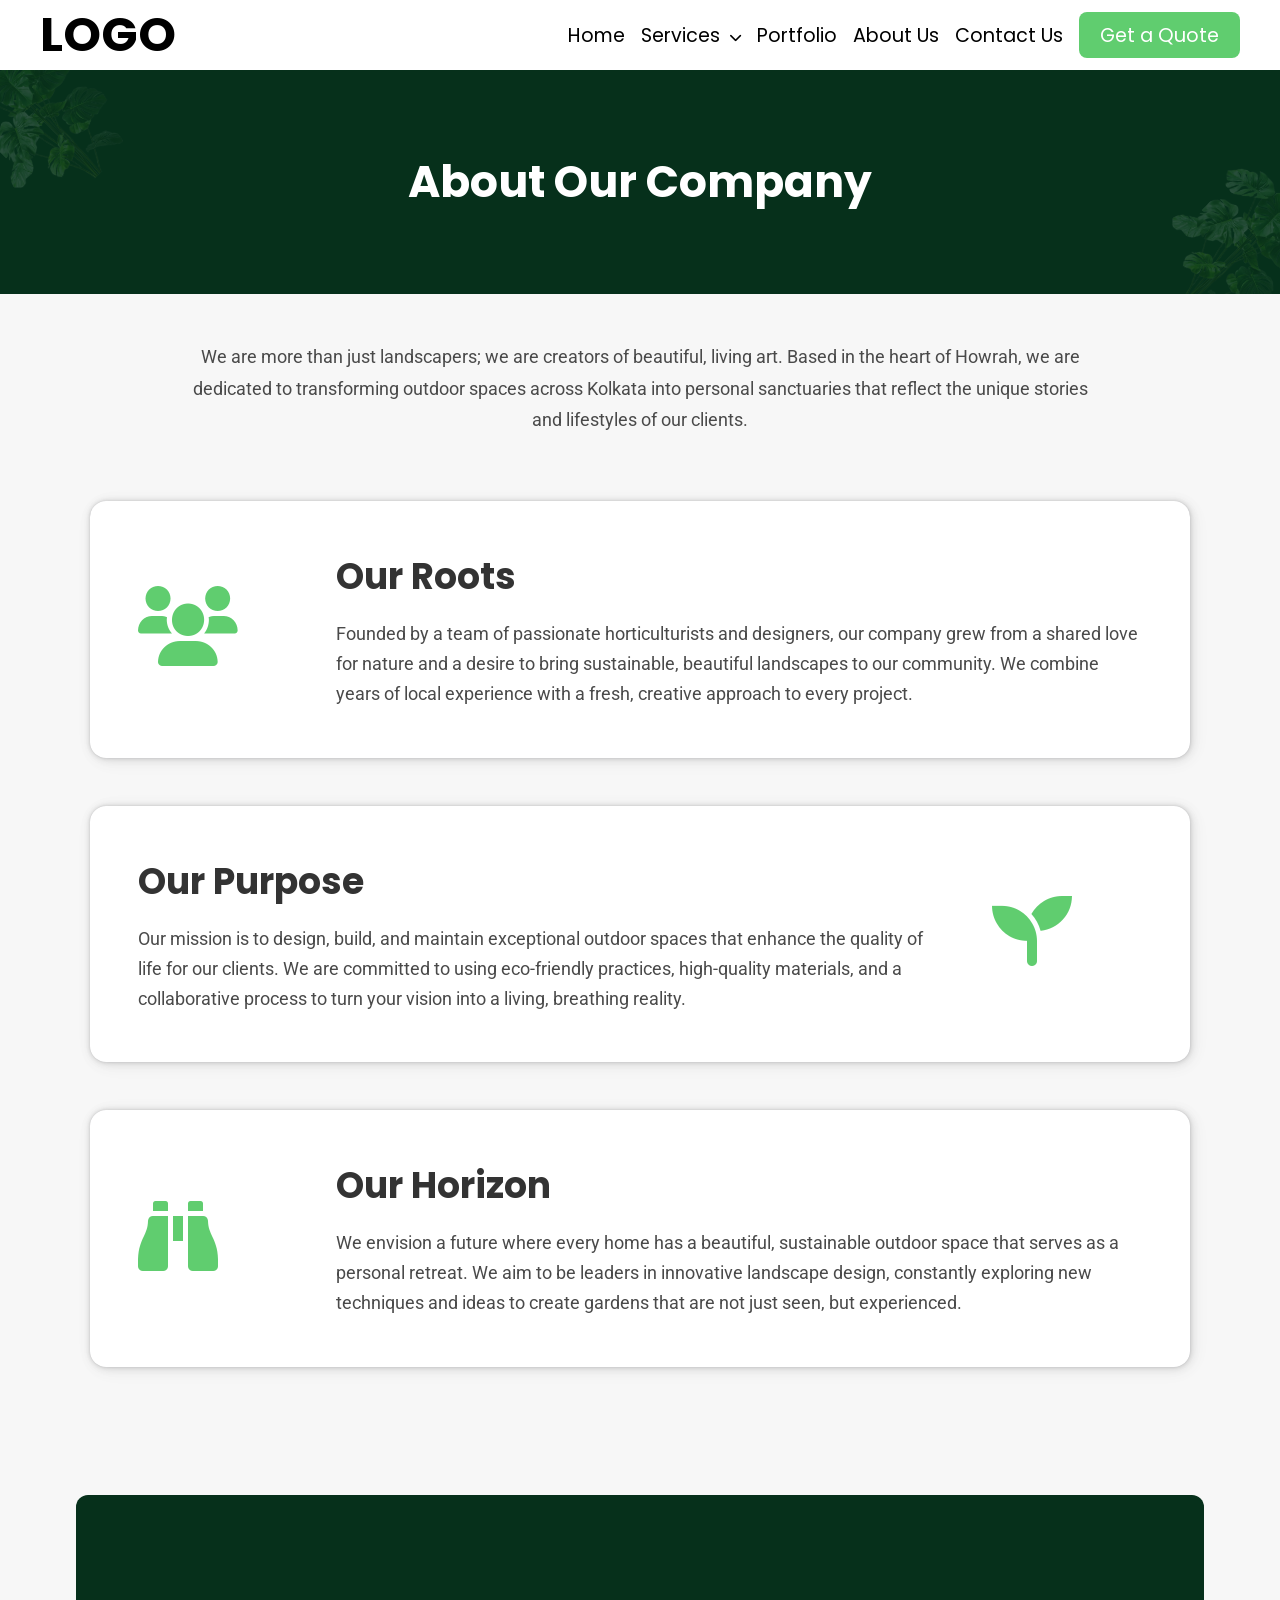
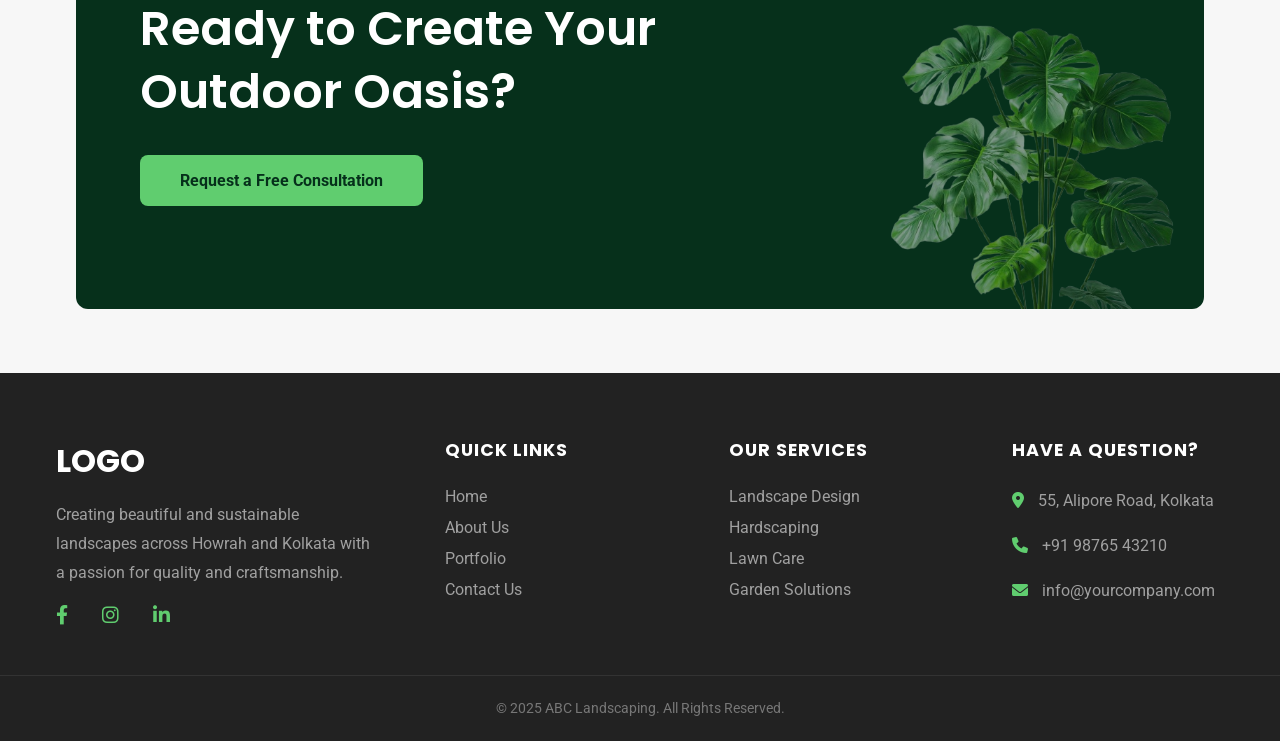
<file: about.html>
<!DOCTYPE html>
<html lang="en">

<head>
  <meta charset="UTF-8">
  <meta name="viewport" content="width=device-width, initial-scale=1.0">
  <title>About Us - Landscape Services</title>

  <link rel="preload" href="css/style.css" as="style" onload="this.onload=null;this.rel='stylesheet'">
  <noscript>
    <link rel="stylesheet" href="css/style.css">
  </noscript>
  <link rel="preload" href="css/about.css" as="style" onload="this.onload=null;this.rel='stylesheet'">
  <noscript>
    <link rel="stylesheet" href="css/about.css">
  </noscript>

  <!-- Preload Font Awesome -->
  <link rel="preconnect" href="https://fonts.googleapis.com">
  <link rel="preconnect" href="https://fonts.gstatic.com" crossorigin>
  <link rel="preload" href="https://cdnjs.cloudflare.com/ajax/libs/font-awesome/6.0.0/css/all.min.css" as="style"
    onload="this.onload=null;this.rel='stylesheet'">
  <noscript>
    <link rel="stylesheet" href="https://cdnjs.cloudflare.com/ajax/libs/font-awesome/6.0.0/css/all.min.css">
  </noscript>

</head>

<body style="visibility: hidden;">
  <!-- Consistent Header from other pages -->
  <header>
    <nav>
      <div class="nav-left">
        <a href="index.html" style="text-decoration: none; color: inherit;"><h1>LOGO</h1></a>
      </div>
      <div class="nav-right">
        <div class="hamberger">
          <div></div>
          <div></div>
          <div></div>
        </div>
        <ul class="navitem">
          <li><a href="index.html">Home</a></li>
          <li class="dropdown-li">
            <a href="#">Services <i class="fas fa-chevron-down dropdown-arrow"></i></a>
            <ul class="dropdown-menu">
              <li><a href="service-1.html">Landscape Design & Planning</a></li>
              <li><a href="#">Hardscaping & Construction</a></li>
              <li><a href="#">Lawn & Garden Services</a></li>
              <li><a href="#">Specialized Landscape Solutions</a></li>
            </ul>
          </li>
          <li><a href="portfolio.html">Portfolio</a></li>
          <li><a href="about.html">About Us</a></li>
          <li><a href="contact.html">Contact Us</a></li>
          <li><a href="#" class="nav-cta-btn js-open-popup">Get a Quote</a></li>
        </ul>
      </div>
    </nav>
  </header>

  <main>
    <!-- Consistent Mobile Menu from other pages -->
    <div class="mobile-overlay"></div>
    <aside class="navitems-mb">
      <div class="menu-top">
        <ul class="navitem-mb">
          <li><a class="nav-link" href="index.html"><i class="fas fa-home"></i>Home</a></li>
          <li class="mobile-dropdown">
            <a class="nav-link" href="#"><i class="fas fa-seedling"></i><span>Our Services</span><i class="fas fa-chevron-down mobile-arrow"></i></a>
            <ul class="mobile-submenu">
              <li><a href="service-1.html">Landscape Design & Planning</a></li>
              <li><a href="#">Hardscaping & Construction</a></li>
              <li><a href="#">Lawn & Garden Services</a></li>
              <li><a href="#">Specialized Landscape Solutions</a></li>
            </ul>
          </li>
          <li><a class="nav-link" href="portfolio.html"><i class="fas fa-briefcase"></i>Portfolio</a></li>
          <li><a class="nav-link" href="about.html"><i class="fas fa-users"></i>About Us</a></li>
          <li><a class="nav-link" href="contact.html"><i class="fas fa-phone"></i>Contact Us</a></li>
        </ul>
      </div>
      <div class="menu-bottom">
        <a href="#contact-us" class="menu-cta-btn js-open-popup">Start Your Project</a>
        <div class="menu-social-links">
          <a href="#" aria-label="Facebook"><i class="fab fa-facebook-f"></i></a>
          <a href="#" aria-label="Instagram"><i class="fab fa-instagram"></i></a>
          <a href="#" aria-label="LinkedIn"><i class="fab fa-linkedin-in"></i></a>
        </div>
      </div>
    </aside>

    <!-- Hero Section -->
    <section class="about-hero">
      <img src="assets/plant.png" alt="Decorative Plant" class="about-hero-plant left">
      <h1 class="about-hero-title">About Our Company</h1>
      <img src="assets/plant.png" alt="Decorative Plant" class="about-hero-plant right">
    </section>

    <!-- Intro Article -->
    <article class="about-intro">
      <p>
        We are more than just landscapers; we are creators of beautiful, living art. Based in the heart of Howrah, we are dedicated to transforming outdoor spaces across Kolkata into personal sanctuaries that reflect the unique stories and lifestyles of our clients.
      </p>
    </article>

    <!-- New Zig-Zag Info Section -->
    <section class="about-info-container">

      <!-- Block 1: Our Roots (Who We Are) -->
      <div class="about-info-block">
        <div class="about-icon-wrapper">
          <i class="fas fa-users"></i>
        </div>
        <div class="about-text-wrapper">
          <h3>Our Roots</h3>
          <p>Founded by a team of passionate horticulturists and designers, our company grew from a shared love for nature and a desire to bring sustainable, beautiful landscapes to our community. We combine years of local experience with a fresh, creative approach to every project.</p>
        </div>
      </div>

      <!-- Block 2: Our Purpose (Mission) -->
      <div class="about-info-block reverse-layout">
        <div class="about-icon-wrapper">
          <i class="fas fa-seedling"></i>
        </div>
        <div class="about-text-wrapper">
          <h3>Our Purpose</h3>
          <p>Our mission is to design, build, and maintain exceptional outdoor spaces that enhance the quality of life for our clients. We are committed to using eco-friendly practices, high-quality materials, and a collaborative process to turn your vision into a living, breathing reality.</p>
        </div>
      </div>

      <!-- Block 3: Our Horizon (Vision) -->
      <div class="about-info-block">
        <div class="about-icon-wrapper">
          <i class="fas fa-binoculars"></i>
        </div>
        <div class="about-text-wrapper">
          <h3>Our Horizon</h3>
          <p>We envision a future where every home has a beautiful, sustainable outdoor space that serves as a personal retreat. We aim to be leaders in innovative landscape design, constantly exploring new techniques and ideas to create gardens that are not just seen, but experienced.</p>
        </div>
      </div>

    </section>
    
    <!-- Consistent Footer and Popups from other pages -->
    <div id="fab-hide-trigger-zone">
      <section class="final-cta-section">
        <div class="cta-content-wrapper">
          <h2>Ready to Create Your Outdoor Oasis?</h2>
          <a href="#" class="cta-button js-open-popup">Request a Free Consultation</a>
        </div>
        <img src="assets/plant.png" alt="A decorative plant leaf" class="cta-plant-image">
      </section>

      <div class="popup-overlay" id="contact-popup-overlay"></div>
      <div class="popup-form-container" id="contact-popup">
        <button class="popup-close-btn" id="close-popup-btn">&times;</button>
        <img src="assets/plant2.png" alt="" class="popup-bg-plant">
        <div class="popup-form-content">
          <h2>Message Us</h2>
          <form id="contact-form" action="https://api.web3forms.com/submit" method="POST">
            <input type="hidden" name="access_key" value="4306c25c-b7da-4a01-a9f2-79cb81c2a941">
            <input type="text" name="name" placeholder="Name *" required>
            <input type="email" name="email" placeholder="Email *" required>
            <input type="tel" name="phone" placeholder="Phone *" required>
            <div class="custom-select-wrapper">
              <select name="service" required>
                <option value="" disabled selected>Select Your Service</option>
                <option value="Artificial Turf Installation">Artificial Turf Installation</option>
                <option value="Concrete Masonry">Concrete Masonry</option>
                <option value="Custom Landscape Design">Custom Landscape Design</option>
                <option value="Irrigation">Drainage Solutions</option>
                <option value="Other">Other</option>
              </select>
            </div>
            <input type="text" name="location" placeholder="Location">
            <textarea name="message" placeholder="Message" rows="4"></textarea>
            <button type="submit" class="popup-submit-btn">SEND</button>
            <div id="form-status" class="form-status-message"></div>
          </form>
        </div>
      </div>
    </div>
  </main>

  <footer class="main-footer">
    <div class="footer-container">
      <div class="footer-column footer-about">
        <h3>LOGO</h3>
        <p>Creating beautiful and sustainable landscapes across Howrah and Kolkata with a passion for quality and craftsmanship.</p>
        <div class="social-icons">
          <a href="#" aria-label="Facebook"><i class="fab fa-facebook-f"></i></a>
          <a href="#" aria-label="Instagram"><i class="fab fa-instagram"></i></a>
          <a href="#" aria-label="LinkedIn"><i class="fab fa-linkedin-in"></i></a>
        </div>
      </div>
      <div class="footer-column">
        <h4>Quick Links</h4>
        <ul>
          <li><a href="index.html">Home</a></li>
          <li><a href="about.html">About Us</a></li>
          <li><a href="#portfolio">Portfolio</a></li>
          <li><a href="#contact-us">Contact Us</a></li>
        </ul>
      </div>
      <div class="footer-column">
        <h4>Our Services</h4>
        <ul>
          <li><a href="service-1.html">Landscape Design</a></li>
          <li><a href="#">Hardscaping</a></li>
          <li><a href="#">Lawn Care</a></li>
          <li><a href="#">Garden Solutions</a></li>
        </ul>
      </div>
      <div class="footer-column">
        <h4>Have a Question?</h4>
        <p><i class="fas fa-map-marker-alt"></i> 55, Alipore Road, Kolkata</p>
        <p><i class="fas fa-phone"></i> +91 98765 43210</p>
        <p><i class="fas fa-envelope"></i> info@yourcompany.com</p>
      </div>
    </div>
    <div class="sub-footer">
      <p>© 2025 ABC Landscaping. All Rights Reserved.</p>
    </div>
  </footer>

  <div class="floating-action-buttons">
    <a href="#" class="fab-main-cta js-open-popup">Get a Free Quote</a>
    <div class="fab-side-buttons">
      <a href="https://wa.me/YOUR_PHONE_NUMBER" class="fab-side-btn fab-whatsapp">
        <span class="fab-text" id="whatsapp-fab-text">Chat on WhatsApp</span>
        <i class="fab fa-whatsapp"></i>
      </a>
      <a href="tel:YOUR_PHONE_NUMBER" class="fab-side-btn fab-call">
        <span class="fab-text" id="call-fab-text">Talk To An Expert</span>
        <i class="fas fa-phone"></i>
      </a>
    </div>
  </div>

  <a href="#" id="scrollToTopBtn" class="scroll-to-top-btn"><i class="fas fa-arrow-up"></i></a>

  <script src="js/script.js" defer></script>
</body>

</html>
</file>
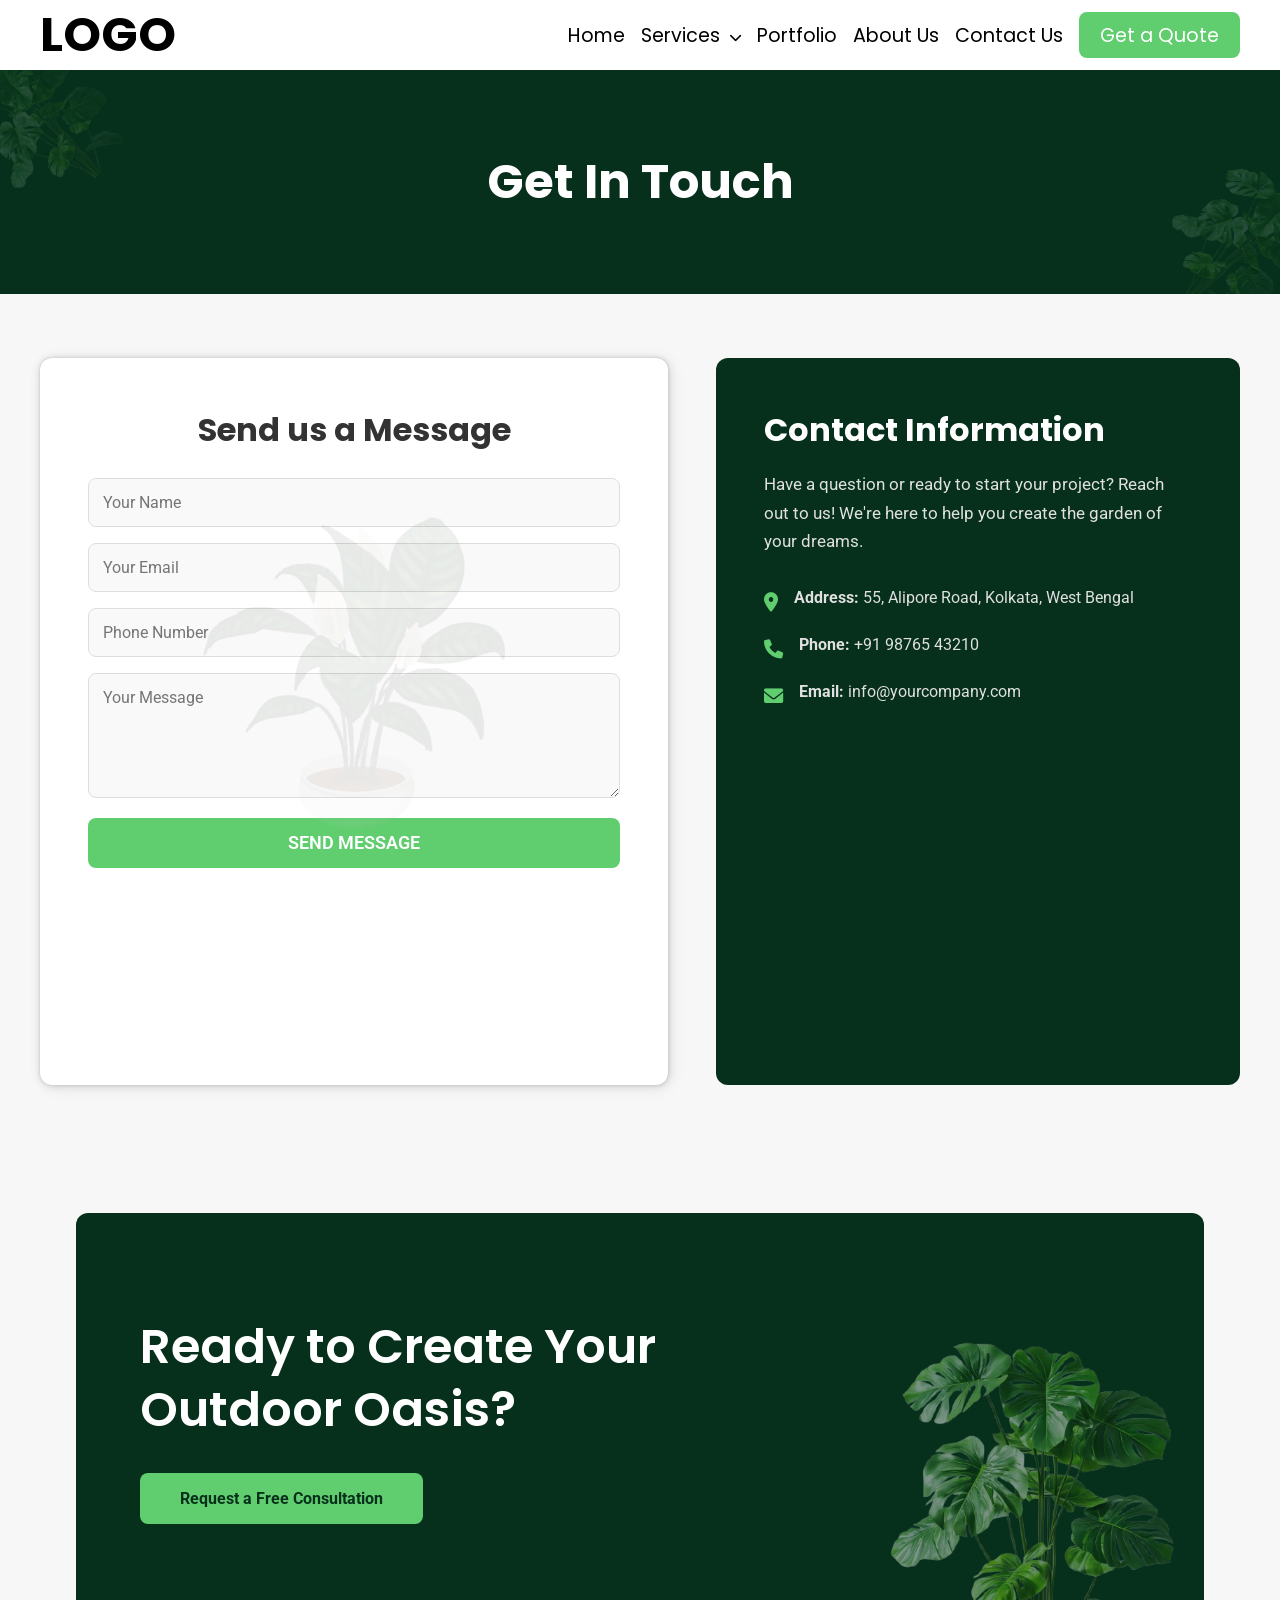
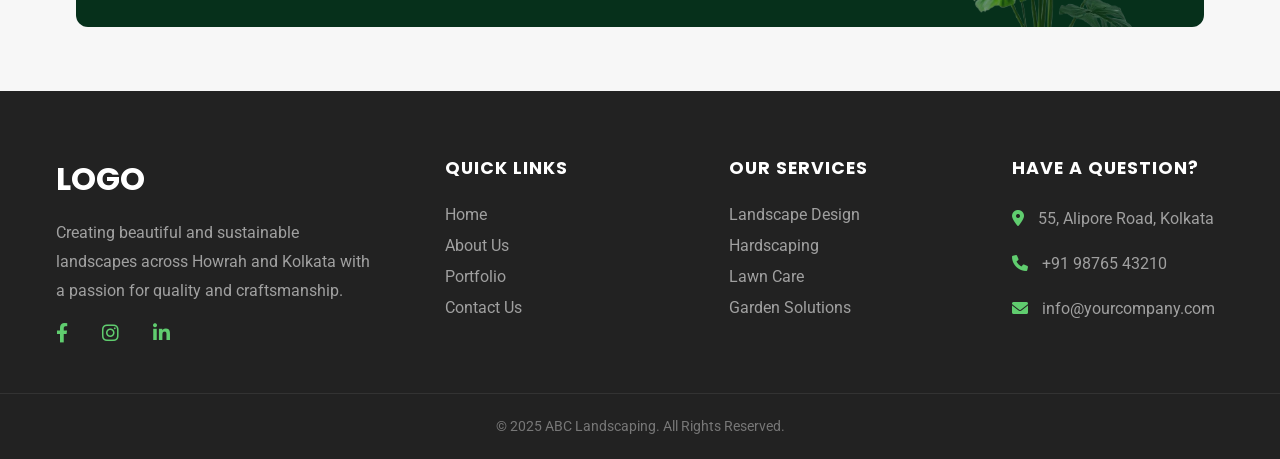
<file: contact.html>
<!DOCTYPE html>
<html lang="en">

<head>
  <meta charset="UTF-8">
  <meta name="viewport" content="width=device-width, initial-scale=1.0">
  <title>Contact Us - Landscape Services</title>

  <!-- Preload shared styles and new contact page styles -->
  <link rel="preload" href="css/style.css" as="style" onload="this.onload=null;this.rel='stylesheet'">
  <noscript>
    <link rel="stylesheet" href="css/style.css">
  </noscript>
  <link rel="preload" href="css/contact.css" as="style" onload="this.onload=null;this.rel='stylesheet'">
  <noscript>
    <link rel="stylesheet" href="css/contact.css">
  </noscript>
  <!-- Preload Font Awesome -->
  <link rel="preconnect" href="https://fonts.googleapis.com">
  <link rel="preconnect" href="https://fonts.gstatic.com" crossorigin>
  <link rel="preload" href="https://cdnjs.cloudflare.com/ajax/libs/font-awesome/6.0.0/css/all.min.css" as="style"
    onload="this.onload=null;this.rel='stylesheet'">
  <noscript>
    <link rel="stylesheet" href="https://cdnjs.cloudflare.com/ajax/libs/font-awesome/6.0.0/css/all.min.css">
  </noscript>

</head>

<body style="visibility: hidden;">
  <!-- Consistent Header from other pages -->
  <header>
    <nav>
      <div class="nav-left">
        <a href="index.html" style="text-decoration: none; color: inherit;"><h1>LOGO</h1></a>
      </div>
      <div class="nav-right">
        <div class="hamberger">
          <div></div>
          <div></div>
          <div></div>
        </div>
        <ul class="navitem">
          <li><a href="index.html">Home</a></li>
          <li class="dropdown-li">
            <a href="#">Services <i class="fas fa-chevron-down dropdown-arrow"></i></a>
            <ul class="dropdown-menu">
              <li><a href="service-1.html">Landscape Design & Planning</a></li>
              <li><a href="#">Hardscaping & Construction</a></li>
              <li><a href="#">Lawn & Garden Services</a></li>
              <li><a href="#">Specialized Landscape Solutions</a></li>
            </ul>
          </li>
          <li><a href="portfolio.html">Portfolio</a></li>
          <li><a href="about.html">About Us</a></li>
          <li><a href="contact.html">Contact Us</a></li>
          <li><a href="#" class="nav-cta-btn js-open-popup">Get a Quote</a></li>
        </ul>
      </div>
    </nav>
  </header>

  <main>
    <!-- Consistent Mobile Menu from other pages -->
    <div class="mobile-overlay"></div>
    <aside class="navitems-mb">
      <div class="menu-top">
        <ul class="navitem-mb">
          <li><a class="nav-link" href="index.html"><i class="fas fa-home"></i>Home</a></li>
          <li class="mobile-dropdown">
            <a class="nav-link" href="#"><i class="fas fa-seedling"></i><span>Our Services</span><i class="fas fa-chevron-down mobile-arrow"></i></a>
            <ul class="mobile-submenu">
              <li><a href="service-1.html">Landscape Design & Planning</a></li>
              <li><a href="#">Hardscaping & Construction</a></li>
              <li><a href="#">Lawn & Garden Services</a></li>
              <li><a href="#">Specialized Landscape Solutions</a></li>
            </ul>
          </li>
          <li><a class="nav-link" href="portfolio.html"><i class="fas fa-briefcase"></i>Portfolio</a></li>
          <li><a class="nav-link" href="about.html"><i class="fas fa-users"></i>About Us</a></li>
          <li><a class="nav-link" href="contact.html"><i class="fas fa-phone"></i>Contact Us</a></li>
        </ul>
      </div>
      <div class="menu-bottom">
        <a href="#contact-us" class="menu-cta-btn js-open-popup">Start Your Project</a>
        <div class="menu-social-links">
          <a href="#" aria-label="Facebook"><i class="fab fa-facebook-f"></i></a>
          <a href="#" aria-label="Instagram"><i class="fab fa-instagram"></i></a>
          <a href="#" aria-label="LinkedIn"><i class="fab fa-linkedin-in"></i></a>
        </div>
      </div>
    </aside>

   <!-- Hero Section -->
<section class="contact-hero">
  <img src="assets/plant.png" alt="Decorative Plant" class="contact-hero-plant left">
  <h1 class="contact-hero-title">Get In Touch</h1>
  <img src="assets/plant.png" alt="Decorative Plant" class="contact-hero-plant right">
</section>

    <!-- Main Content Area with Form and Info -->
    <section class="contact-main-section">
      <div class="contact-wrapper">

        <!-- Left Div: The Form -->
        <div class="contact-form-container">
          <h3>Send us a Message</h3>
          <form id="contact-page-form" action="https://api.web3forms.com/submit" method="POST">
            
            <!-- Web3Forms Access Key -->
            <input type="hidden" name="access_key" value="4306c25c-b7da-4a01-a9f2-79cb81c2a941">

            <!-- Form Fields -->
            <div class="form-field">
              <input type="text" name="name" placeholder="Your Name" required>
            </div>
            <div class="form-field">
              <input type="email" name="email" placeholder="Your Email" required>
            </div>
            
            <!-- The decorative image inside the form -->
            <img src="assets/plant3.png" alt="Decorative Potted Plant" class="form-deco-image">

            <div class="form-field">
              <input type="tel" name="phone" placeholder="Phone Number" required>
            </div>
            <div class="form-field">
              <textarea name="message" placeholder="Your Message" rows="5" required></textarea>
            </div>
            
            <button type="submit" class="form-submit-btn">SEND MESSAGE</button>
            <div id="form-status-contact" class="form-status-message"></div>
          </form>
        </div>

        <!-- Right Div: Contact Info & Map -->
        <div class="contact-info-container">
          <h3>Contact Information</h3>
          <p class="contact-info-intro">
            Have a question or ready to start your project? Reach out to us! We're here to help you create the garden of your dreams.
          </p>
          <ul class="contact-details-list">
            <li>
              <i class="fas fa-map-marker-alt"></i>
              <span><strong>Address:</strong> 55, Alipore Road, Kolkata, West Bengal</span>
            </li>
            <li>
              <i class="fas fa-phone"></i>
              <span><strong>Phone:</strong> <a href="tel:+919876543210">+91 98765 43210</a></span>
            </li>
            <li>
              <i class="fas fa-envelope"></i>
              <span><strong>Email:</strong> <a href="mailto:info@yourcompany.com">info@yourcompany.com</a></span>
            </li>
          </ul>

          <div class="map-container">
            <iframe 
              src="https://www.google.com/maps/embed?pb=!1m18!1m12!1m3!1d3684.867499233778!2d88.332357815419!3d22.5467179851957!2m3!1f0!2f0!3f0!3m2!1i1024!2i768!4f13.1!3m3!1m2!1s0x3a0277477b4a92ed%3A0x5026e633bab0366c!2sAlipore%2C%20Kolkata%2C%20West%20Bengal!5e0!3m2!1sen!2sin!4v1678886456123!5m2!1sen!2sin" 
              width="600" 
              height="450" 
              style="border:0;" 
              allowfullscreen="" 
              loading="lazy" 
              referrerpolicy="no-referrer-when-downgrade">
            </iframe>
          </div>
        </div>

      </div>
    </section>

    <!-- Consistent Footer and Popups from other pages -->
    <div id="fab-hide-trigger-zone">
      <section class="final-cta-section">
        <div class="cta-content-wrapper">
          <h2>Ready to Create Your Outdoor Oasis?</h2>
          <a href="#" class="cta-button js-open-popup">Request a Free Consultation</a>
        </div>
        <img src="assets/plant.png" alt="A decorative plant leaf" class="cta-plant-image">
      </section>

      <div class="popup-overlay" id="contact-popup-overlay"></div>
      <div class="popup-form-container" id="contact-popup">
        <button class="popup-close-btn" id="close-popup-btn">&times;</button>
        <img src="assets/plant2.png" alt="" class="popup-bg-plant">
        <div class="popup-form-content">
          <h2>Message Us</h2>
          <form id="contact-form" action="https://api.web3forms.com/submit" method="POST">
            <input type="hidden" name="access_key" value="4306c25c-b7da-4a01-a9f2-79cb81c2a941">
            <input type="text" name="name" placeholder="Name *" required>
            <input type="email" name="email" placeholder="Email *" required>
            <input type="tel" name="phone" placeholder="Phone *" required>
            <div class="custom-select-wrapper">
              <select name="service" required>
                <option value="" disabled selected>Select Your Service</option>
                <option value="Artificial Turf Installation">Artificial Turf Installation</option>
                <option value="Concrete Masonry">Concrete Masonry</option>
                <option value="Custom Landscape Design">Custom Landscape Design</option>
                <option value="Irrigation">Drainage Solutions</option>
                <option value="Other">Other</option>
              </select>
            </div>
            <input type="text" name="location" placeholder="Location">
            <textarea name="message" placeholder="Message" rows="4"></textarea>
            <button type="submit" class="popup-submit-btn">SEND</button>
            <div id="form-status" class="form-status-message"></div>
          </form>
        </div>
      </div>
    </div>
  </main>

  <footer class="main-footer">
    <div class="footer-container">
      <div class="footer-column footer-about">
        <h3>LOGO</h3>
        <p>Creating beautiful and sustainable landscapes across Howrah and Kolkata with a passion for quality and craftsmanship.</p>
        <div class="social-icons">
          <a href="#" aria-label="Facebook"><i class="fab fa-facebook-f"></i></a>
          <a href="#" aria-label="Instagram"><i class="fab fa-instagram"></i></a>
          <a href="#" aria-label="LinkedIn"><i class="fab fa-linkedin-in"></i></a>
        </div>
      </div>
      <div class="footer-column">
        <h4>Quick Links</h4>
        <ul>
          <li><a href="index.html">Home</a></li>
          <li><a href="about.html">About Us</a></li>
          <li><a href="#portfolio">Portfolio</a></li>
          <li><a href="contact.html">Contact Us</a></li>
        </ul>
      </div>
      <div class="footer-column">
        <h4>Our Services</h4>
        <ul>
          <li><a href="service-1.html">Landscape Design</a></li>
          <li><a href="#">Hardscaping</a></li>
          <li><a href="#">Lawn Care</a></li>
          <li><a href="#">Garden Solutions</a></li>
        </ul>
      </div>
      <div class="footer-column">
        <h4>Have a Question?</h4>
        <p><i class="fas fa-map-marker-alt"></i> 55, Alipore Road, Kolkata</p>
        <p><i class="fas fa-phone"></i> +91 98765 43210</p>
        <p><i class="fas fa-envelope"></i> info@yourcompany.com</p>
      </div>
    </div>
    <div class="sub-footer">
      <p>© 2025 ABC Landscaping. All Rights Reserved.</p>
    </div>
  </footer>

  <div class="floating-action-buttons">
    <a href="#" class="fab-main-cta js-open-popup">Get a Free Quote</a>
    <div class="fab-side-buttons">
      <a href="https://wa.me/YOUR_PHONE_NUMBER" class="fab-side-btn fab-whatsapp">
        <span class="fab-text" id="whatsapp-fab-text">Chat on WhatsApp</span>
        <i class="fab fa-whatsapp"></i>
      </a>
      <a href="tel:YOUR_PHONE_NUMBER" class="fab-side-btn fab-call">
        <span class="fab-text" id="call-fab-text">Talk To An Expert</span>
        <i class="fas fa-phone"></i>
      </a>
    </div>
  </div>

  <a href="#" id="scrollToTopBtn" class="scroll-to-top-btn"><i class="fas fa-arrow-up"></i></a>

  <script src="js/script.js" defer></script>
  <script>
    // Specific script for this page's form submission
    document.addEventListener('DOMContentLoaded', () => {
        const contactForm = document.getElementById('contact-page-form');
        const formStatus = document.getElementById('form-status-contact');

        if (contactForm) {
            contactForm.addEventListener('submit', function (event) {
                event.preventDefault(); 

                const submitButton = contactForm.querySelector('button[type="submit"]');
                const originalButtonText = submitButton.textContent;
                submitButton.disabled = true;
                submitButton.textContent = 'SENDING...';

                const formData = new FormData(contactForm);
                const object = {};
                formData.forEach((value, key) => {
                    object[key] = value;
                });
                const json = JSON.stringify(object);

                fetch('https://api.web3forms.com/submit', {
                    method: 'POST',
                    headers: {
                        'Content-Type': 'application/json',
                        'Accept': 'application/json'
                    },
                    body: json
                })
                .then(async (response) => {
                    let json = await response.json();
                    formStatus.style.display = 'block';
                    if (response.status == 200) {
                        formStatus.textContent = json.message;
                        formStatus.className = 'form-status-message success';
                        contactForm.reset();
                    } else {
                        formStatus.textContent = json.message;
                        formStatus.className = 'form-status-message error';
                    }
                })
                .catch(error => {
                    formStatus.style.display = 'block';
                    formStatus.textContent = 'A network error occurred. Please try again.';
                    formStatus.className = 'form-status-message error';
                })
                .finally(() => {
                    submitButton.disabled = false;
                    submitButton.textContent = originalButtonText;
                    setTimeout(() => {
                        formStatus.style.display = 'none';
                    }, 6000);
                });
            });
        }
    });
  </script>
</body>

</html>
</file>
<file: css/style.css>
@import url('https://fonts.googleapis.com/css2?family=Poppins:ital,wght@0,100;0,200;0,300;0,400;0,500;0,600;0,700;0,800;0,900;1,100;1,200;1,300;1,400;1,500;1,600;1,700;1,800;1,900&family=Roboto:ital,wght@0,100..900;1,100..900&display=swap');


:root {
  --heading-font: "Poppins", sans-serif;
  --text-font: "Roboto", sans-serif;
  --text-color: white;
  --button-color: #60cd6f;
  --para-text: #4A4A4A;
  --box-shaow: 0px 0px 1px rgba(3, 7, 18, 0.15),
    0px 0px 4px rgba(3, 7, 18, 0.12),
    1px 1px 9px rgba(3, 7, 18, 0.09),
    2px 2px 15px rgba(3, 7, 18, 0.06),
    3px 3px 24px rgba(3, 7, 18, 0.03);

}

* {
  margin: 0;
  padding: 0;
  font-family: var(--text-font);
}

html,
body {

  scrollbar-width: none;

  -ms-overflow-style: none;
  /* IE and old Edge */
  /* overflow-y: scroll; */

  scroll-behavior: smooth;
  /* Smooth scrolling */

  height: auto;
}

body {
  background: #f7f7f7;
  
}



html::-webkit-scrollbar,
body::-webkit-scrollbar {
  display: none;
  /* Chrome, Safari, new Edge */
}

body.hidden {
  overflow: hidden;
}




h1,
h2,
h3,
h4,
h5,
h6 {
  font-family: var(--heading-font);
}

.center {
  display: flex;
  justify-content: center;

}


header {
  position: sticky;
  top: 0;
  z-index: 1000;
  background: white;

}

/* Navbar */

nav {
  font-family: var(--heading-font);
  margin: 0 1rem;
  display: flex;
  align-items: center;
  justify-content: space-between;
  height: 56px;
}

.nav-left {
  font-size: 1rem;
}

.nav-right {
  display: flex;
  gap: 1rem;
  font-weight: 600;
}



.hamberger {
  display: flex;
  flex-direction: column;
  gap: 0.3rem;
}

.hamberger div {
  display: block;
  height: 3px;
  width: 1.8rem;
  background: black;
  transition: 0.3s;

}

.hamberger.active :nth-child(2) {
  opacity: 0;
}

.hamberger.active :nth-child(1) {
  transform: translateY(8px) rotate(45deg);
}

.hamberger.active :nth-child(3) {
  transform: translateY(-8px) rotate(-45deg);
}



.navitem {
  display: none;
}

/* Mobile Overlay  */

.mobile-overlay.active {
  position: fixed;
  width: 100%;
  height: 100vh;
  top: 0;
  background: rgba(0, 0, 0, 0.479);
  z-index: 750;
}

/* The slide-in panel */
.navitems-mb {
  position: fixed;
  right: -80%;
  top: 0;
  width: 70%;
  max-width: 350px;
  height: 100vh;
  background: white;
  z-index: 800;
  transition: right 0.4s cubic-bezier(0.25, 0.46, 0.45, 0.94);
  padding: 4rem 2rem;
  box-sizing: border-box;
  display: flex;
  flex-direction: column;
  justify-content: space-between;

}

.navitems-mb.active {
  right: 0;
}

.navitem-mb {
  list-style: none;
  padding: 0;
  margin: 0;
  display: flex;
  flex-direction: column;
}

.navitem-mb li a {
  display: flex;
  align-items: center;
  gap: 1rem;
  padding: 1rem 0.5rem;
  text-decoration: none;
  font-size: 1.25rem;
  font-family: var(--heading-font);
  font-weight: 500;
  color: #333;
  border-radius: 8px;
  transition: color 0.3s, background-color 0.3s;
}

.navitem-mb li a:hover {
  color: var(--button-color);
  background-color: #f7f7f7;
}

.navitem-mb li a i {
  font-size: 1.4rem;
  color: var(--button-color);
  width: 30px;
  text-align: center;
}

/* --- New Mobile Accordion Menu Styles --- */
.mobile-dropdown > .nav-link {
  justify-content: flex-start;
}
.mobile-arrow {
  margin-left: auto;
  transition: transform 0.3s ease;
}
.mobile-dropdown.is-open .mobile-arrow {
  transform: rotate(180deg);
}


/* ============================================= */
/* --- Mobile Accordion Text Color Fix --- */
/* ============================================= */


.mobile-dropdown > .nav-link {
  color: #333;
}

.mobile-dropdown.is-open > .nav-link {
  color: var(--button-color);
}


.mobile-submenu {
  list-style: none;
  padding-left: 2.5rem;
  max-height: 0;
  overflow: hidden;
  transition: max-height 0.4s ease-in-out;
}
.mobile-submenu li a {
  font-size: 1rem;
  font-weight: 400;
  padding: 0.8rem 0.5rem;
}

/* The new CTA Button in the menu */
.menu-cta-btn {
  display: block;
  text-align: center;
  padding: 1rem;
  background-color: var(--button-color);
  color: white;
  border-radius: 8px;
  text-decoration: none;
  font-weight: 600;
  font-family: var(--heading-font);

  .menu-social-links {
    margin-top: 0;
    /* Remove auto margin */
    padding-top: 2rem;
  }

  transition: transform 0.3s;
}

.menu-cta-btn:hover {
  transform: scale(1.03);
}

/* The new Social Links container */
.menu-social-links {
  text-align: center;
  margin-top: auto;
  /* This is the magic that pushes it to the bottom */
  padding-top: 2rem;
  padding-bottom: 2rem;
  /* Space at the very bottom of the menu */
  border-top: 1px solid #eee;
}

.menu-social-links a {
  color: #888;
  font-size: 1.5rem;
  margin: 0 1rem;
  transition: color 0.3s;
}

.menu-social-links a:hover {
  color: var(--button-color);
}


/* Hero section  */

/* --- Hero Slider Styles --- */

.hero {
  position: relative;
  overflow: hidden;
  height: 40vh;
  z-index: 1;
}

/* The container for the slider visuals */
.slider {
  position: absolute;
  top: 0;
  left: 0;
  width: 100%;
  height: 100%;
  z-index: 1;
}

/* The wrapper that will move left and right */
.slider-wrapper {
  display: flex;
  width: 500%;
  height: 100%;
  transition: transform 0.7s ease-in-out;

}

/* Each individual slide */
.slide {
  width: 100%;
  height: 100%;
}

.slide img {
  width: 100%;
  height: 100%;
  object-fit: cover;
}




.slider-btn {
  position: absolute;
  top: 50%;
  transform: translateY(-50%);
  z-index: 34;
  background-color: rgba(0, 0, 0, 0.5);
  color: white;
  border: none;
  padding: 0.5rem;
  cursor: pointer;
  font-size: clamp(1.5rem, 1.125rem + 2vw, 3rem);
  opacity: 0.1;
}

#prevBtn {
  left: 15px;
}

#nextBtn {
  right: 15px;
}

/* Add the dark overlay for readability */
.slider::after {
  content: '';
  position: absolute;
  top: 0;
  left: 0;
  width: 100%;
  height: 100%;
  background-color: rgba(0, 0, 0, 0.6);
  /* Adjust opacity from 0 to 1 */
  z-index: 2;
}

/* --- Final Slider Buttons --- */
.slider-zone {
  position: absolute;
  top: 45%; 
  transform: translateY(-50%);
  z-index: 10;
  background: rgba(0, 0, 0, 0.3);
  border: none;
  width: 45px;
  height: 45px;
  border-radius: 50%;
  cursor: pointer;
  display: flex;
  justify-content: center;
  align-items: center;
  transition: background-color 0.3s ease;
}

.slider-zone:hover {
  background: rgba(0, 0, 0, 0.6); /* Darker on hover */
}

/* This creates the arrow shape inside the button */
.slider-zone::after {
  content: '';
  display: block;
  border: solid white;
  border-width: 0 3px 3px 0;
  padding: 6px;
}

/* Position the left button */
.slider-zone-left {
  left: 5%;
}

/* Point the left arrow correctly */
.slider-zone-left::after {
  transform: rotate(135deg);
}

/* Position the right button */
.slider-zone-right {
  right: 5%;
}

/* Point the right arrow correctly */
.slider-zone-right::after {
  transform: rotate(-45deg);
}

/* The container for the text and button */
.hero-text {
  position: relative;
  /* Changed from absolute to relative */
  z-index: 3;
  /* Sits on top of the overlay */
  height: 100%;
  color: white;
  text-align: center;
  padding: 1rem;
  box-sizing: border-box;

  /* Use Flexbox to perfectly center the content */
  display: flex;
  flex-direction: column;
  justify-content: center;
  align-items: center;
  max-width: 950px;
  margin: 0 auto;
}

.hero-text h1 {
  font-size: clamp(1.8rem, 8vw, 4rem);
  /* Responsive font size */
  font-weight: 700;
  line-height: 1.2;
  text-shadow: 2px 2px 8px rgba(0, 0, 0, 0.5);
  /* Adds depth */
}

.hero-text p {
  font-size: clamp(1rem, 2.5vw, 1.2rem);
  max-width: 600px;
  /* Prevents lines from getting too long */
  margin-top: 1rem;
  text-shadow: 1px 1px 4px rgba(0, 0, 0, 0.5);
}


/* --- Icon-Based Services Section --- */

.services-wrapper {

  position: relative;
  z-index: 2;
  margin-top: -120px;
  /* Adjust this value to control how much it overlaps */

  clip-path: polygon(0 5%, 5% 0, 10% 5%, 15% 0, 20% 5%, 25% 0, 30% 5%, 35% 0, 40% 5%, 45% 0, 50% 5%, 55% 0, 60% 5%, 65% 0, 70% 5%, 75% 0, 80% 5%, 85% 0, 90% 5%, 95% 0, 100% 5%, 100% 100%, 0% 100%);
}


/* This container now only has to worry about arranging the cards */
.icon-services {
  display: flex;
  flex-direction: column;
  /* Or 'row' on desktop */
  gap: 0;
  max-width: 1400px;
  margin: 0 auto;
  padding: 5rem 1.5rem;
}

.icon-card {
  text-align: center;
  background-color: #ffffff;
  /* White background for the cards */
  padding: 2.5rem 1.5rem;


}

.icon-card:first-child {
  border-top-left-radius: 8px;
  border-top-right-radius: 8px;
  clip-path: polygon(0% 0%,
      1% 2.8%,
      2% 0%,
      3% 4.2%,
      4% 0.7%,
      5% 3.5%,
      6% 0%,
      7% 4.9%,
      8% 1.4%,
      9% 2.8%,
      10% 0%,
      11% 5.6%,
      12% 0.7%,
      13% 3.5%,
      14% 0%,
      15% 4.2%,
      16% 1.4%,
      17% 6.3%,
      18% 0%,
      19% 2.8%,
      20% 0.7%,
      21% 4.9%,
      22% 0%,
      23% 3.5%,
      24% 1.4%,
      25% 5.6%,
      26% 0%,
      27% 4.2%,
      28% 0.7%,
      29% 2.8%,
      30% 0%,
      31% 6.3%,
      32% 1.4%,
      33% 3.5%,
      34% 0%,
      35% 4.9%,
      36% 0.7%,
      37% 2.1%,
      38% 0%,
      39% 5.6%,
      40% 1.4%,
      41% 4.2%,
      42% 0%,
      43% 2.8%,
      44% 0.7%,
      45% 6.3%,
      46% 0%,
      47% 3.5%,
      48% 1.4%,
      49% 4.9%,
      50% 0%,
      51% 5.6%,
      52% 0.7%,
      53% 2.8%,
      54% 0%,
      55% 4.2%,
      56% 1.4%,
      57% 6.3%,
      58% 0%,
      59% 3.5%,
      60% 0.7%,
      61% 4.9%,
      62% 0%,
      63% 2.1%,
      64% 1.4%,
      65% 5.6%,
      66% 0%,
      67% 4.2%,
      68% 0.7%,
      69% 2.8%,
      70% 0%,
      71% 6.3%,
      72% 1.4%,
      73% 3.5%,
      74% 0%,
      75% 4.9%,
      76% 0.7%,
      77% 5.6%,
      78% 0%,
      79% 2.8%,
      80% 1.4%,
      81% 4.2%,
      82% 0%,
      83% 6.3%,
      84% 0.7%,
      85% 3.5%,
      86% 0%,
      87% 4.9%,
      88% 1.4%,
      89% 2.1%,
      90% 0%,
      91% 5.6%,
      92% 0.7%,
      93% 4.2%,
      94% 0%,
      95% 2.8%,
      96% 1.4%,
      97% 6.3%,
      98% 0%,
      99% 3.5%,
      100% 0.7%,
      100% 100%,
      0% 100%);

  padding: 6rem 2rem;
}


.icon-card:last-child {
  border-bottom-right-radius: 8px;
  border-bottom-left-radius: 8px;
}

.icon-card-icon i {

  font-size: 3rem;
  /* Make the icon nice and big */
  color: #60cd6f;
  /* Your brand's green color */
  margin-bottom: 1.5rem;
}

.icon-card h3 {
  font-size: 1.4rem;
  margin-bottom: 1rem;
}

.icon-card p {
  color: var(--para-text);
  line-height: 1.6;
}

/* Services Home page Layout */

/* --- Hover Grid Section --- */
.hover-grid-container {
  display: grid;
  grid-template-columns: repeat(auto-fit, 300px);
  /* 1 column on mobile, as you requested */
  gap: 0;
  padding: 1.5rem;
  justify-content: center;
  max-width: 1400px;
  margin: auto;
}

.hover-card {
  position: relative;
  /* This is the positioning context for the layers */
  height: 300px;
  overflow: hidden;
  color: white;
  border-radius: 0;
}

.hover-card:first-child {
  border-top-left-radius: 12px;
  border-top-right-radius: 12px;
}

.hover-card:last-child {
  border-bottom-left-radius: 12px;
  border-bottom-right-radius: 12px;
}



.hover-card-background {
  position: absolute;
  top: 0;
  left: 0;
  width: 100%;
  height: 100%;
  object-fit: cover;
  z-index: 1;
  /* Bottom layer */
}

.hover-card::after {
  /* The dark overlay */
  content: '';
  position: absolute;
  top: 0;
  left: 0;
  width: 100%;
  height: 100%;
  background-color: rgba(0, 0, 0, 0.6);
  z-index: 2;
}

.hover-card-content {
  position: relative;
  z-index: 3;
  height: 100%;
  display: flex;
  flex-direction: column;
  justify-content: center;
  align-items: center;
  padding: 1rem;
  text-align: center;
}

/* Featured Page Home Call To Action */

.glass-feature-section {
  display: grid;
  grid-template-columns: 1fr;
  /* Mobile: A single stacked column */
  gap: 2rem;
  max-width: 1200px;
  margin: 2.5rem auto;
  padding: 1rem;
}

/* The Glass Card Container */
.glass-card {
  position: relative;
  overflow: hidden;
  /* This is crucial for the effect */
  border-radius: 20px;
  min-height: 500px;
  display: flex;
  align-items: flex-end;
  /* Align content to the bottom */
}

.glass-card-bg {
  position: absolute;
  top: 0;
  left: 0;
  width: 100%;
  height: 100%;
  object-fit: cover;
  z-index: 1;
}

/* The Frosted Glass Panel */
.glass-card-content {
  position: relative;
  z-index: 2;
  margin: 1.5rem;
  padding: 2rem;
  border-radius: 15px;
  color: white;

  /* The "Frosted Glass" Effect */
  background: rgba(88, 86, 86, 0.425);
  backdrop-filter: blur(12px);
  -webkit-backdrop-filter: blur(12px);
  /* For Safari */
  border: 1px solid rgba(255, 255, 255, 0.4);
}

.glass-card-content h2 {
  font-size: 1.8rem;
  margin-bottom: 1rem;
  color: white;
}

.glass-btn {
  background-color: #60cd6f;
  /* Your brand's green */
  color: white;
  text-decoration: none;
  padding: 0.75rem 1.5rem;
  border-radius: 50px;
  font-weight: 600;
  display: inline-flex;
  /* Changed to inline-flex for icon alignment */
  align-items: center;
  gap: 0.5rem;
  margin-top: 1.5rem;
  transition: background-color 0.3s ease;
}

.glass-btn:hover {
  background-color: #4aa556;
  /* A slightly darker green for the hover state */
}

/* The Main Image on the Right */
.glass-feature-image img {
  width: 100%;
  height: 100%;
  object-fit: cover;
  border-radius: 20px;
}

/* --- Timeline Process Section --- */
.process-section {
  padding: 4rem 1.5rem;
  background-color: #ffffff;
}

.section-heading {
  text-align: center;
  font-size: 2.5rem;
  margin-bottom: 4rem;
}

.timeline-container {
  position: relative;
  max-width: 900px;
  margin: 0 auto;
}

/* The timeline line (for mobile) */
.timeline-container::after {
  content: '';
  position: absolute;
  width: 4px;
  background-color: #e0e0e0;
  top: 0;
  bottom: 0;
  left: 20px;
  margin-left: -2px;
  /* Center the 4px line */
}

/* The container for each step */
.timeline-item {
  padding: 10px 0 30px 40px;
  position: relative;
}

/* The circle on the timeline */
.timeline-item::after {
  content: '';
  position: absolute;
  width: 16px;
  height: 16px;
  /* THE FIX FOR MOBILE: We calculate the position.
     Line is at 20px. Circle's total width is 16px + 4px border + 4px border = 24px.
     So, 20px - (24px / 2) = 8px. */
  left: 8px;
  top: 5px;
  background-color: white;
  border: 4px solid var(--button-color);
  border-radius: 50%;
  z-index: 1;
}

.timeline-content {
  padding: 20px;
  background-color: #f9f9f9;
  border-radius: 8px;
}

.timeline-content h3 {
  font-size: 1.5rem;
  color: var(--button-color);
}

/* --- Styles for the new icons in the timeline --- */

.timeline-content i {
  display: block;
  /* This ensures the icon is on its own line */
  font-size: 2.5rem;
  color: var(--button-color);
  /* Use your brand's primary green */
  margin-bottom: 1rem;
  /* Adds space between the icon and the heading */
}

/* --- Auto-Scrolling Client Logo Section --- */

.client-section {
  padding: 4rem 0;
  background-color: white;
}

.logo-scroller {
  max-width: 1200px;
  margin: 0 auto;
  overflow: hidden;
  /* This is the mask */
  /* This creates the nice fade-out effect on the sides */
  -webkit-mask-image: linear-gradient(to right, transparent, black 20%, black 80%, transparent);
  mask-image: linear-gradient(to right, transparent, black 20%, black 80%, transparent);
}

.logo-scroller-inner {
  display: flex;
  gap: 3rem;
  /* Space between logos */
  width: max-content;
  /* Make the container as wide as its content */
  animation: scroll 30s linear infinite;
  /* The animation magic */
}

.logo-scroller-inner img {
  height: 60px;
  /* Or your desired logo height */
  max-width: 180px;
  object-fit: contain;
}

/* Optional: Pause the animation on hover */
.logo-scroller:hover .logo-scroller-inner {
  animation-play-state: paused;
}

/* The Animation Definition */
@keyframes scroll {
  to {
    /* Move the inner container left by the width of one full set of logos */
    transform: translateX(-50%);
  }
}

/* Testimonial Section  */
.testimonial-v2-section {
  padding: 4rem 0;
  background-color: #f9f9f9;
}

.testimonial-v2-container {
  max-width: 1400px;
  margin: 0 auto;
  /* Mobile First: Stacked layout */
  display: flex;
  flex-direction: column;
}

/* Left/Top Static Content */
.testimonial-v2-static {
  padding: 2rem;
  text-align: center;
}

.testimonial-v2-static .fa-quote-left {
  font-size: 3rem;
  color: #60cd6f;
}

.testimonial-v2-static h2 {
  font-size: 2.5rem;
  margin: 1rem 0;
}

/* The Scroller (Right/Bottom) */
.testimonial-v2-scroller {
  width: 100%;
  overflow: hidden;
  -webkit-mask-image: linear-gradient(to right, transparent, black 10%, black 90%, transparent);
  mask-image: linear-gradient(to right, transparent, black 10%, black 90%, transparent);
}

.testimonial-v2-inner {
  display: flex;
  width: max-content;
  /* This prevents a "snap" on page load */
  animation: scrollTestimonials 25s linear infinite paused; 
}

/* This makes the animation play only if the JS has run */
.testimonial-v2-scroller:hover .testimonial-v2-inner {
    animation-play-state: paused;
}

/* Start the animation once the duplication is complete */
.testimonial-v2-scroller .testimonial-v2-inner {
    animation-play-state: running;
}

.testimonial-card {
  width: 300px;
  /* Give cards a fixed width */
  flex-shrink: 0;
  margin: 1rem;
  padding: 2rem;
  background: white;
  border-radius: 12px;
  box-shadow: 0 5px 20px rgba(0, 0, 0, 0.06);
}

.testimonial-card p {
  color: var(--para-text);
  margin: 1rem 0;
}

.author-info {
  display: flex;
  align-items: center;
  gap: 10px;
}

.author-info img {
  width: 40px;
  height: 40px;
  border-radius: 50%;
}

.author-text {
  display: flex;
  flex-direction: column;
  align-items: flex-start;
}

.author-text span {
  font-size: 0.8rem;
  color: #999;
}

.stars {
  color: #00B67A;
}

@keyframes scrollTestimonials {
  to {
    transform: translateX(-50%);
  }
}

/* Call To Action  */
/* --- FINAL & BULLETPROOF CTA Section using CSS Grid --- */

.final-cta-section {
  display: grid;
  grid-template-columns: 1fr;
  /* Mobile First: A single column */
  align-items: center;

  position: relative;
  /* Establishes a context for z-index */
  max-width: 1000px;

  background-color: #06301B;
  /* The "Pine" color */
  color: white;
  border-radius: 12px;
  padding: 4rem 2rem;
  overflow: hidden;
  margin: 4rem 1.5rem;
}

/* The container for your text and button */
.cta-content-wrapper {
  text-align: center;
  z-index: 2;
  /* Ensure text is always on top */
  /* Place this item in the grid */
  grid-row: 1 / 2;
  grid-column: 1 / 2;
}

.final-cta-section h2 {
  font-size: clamp(2rem, 5vw, 3rem);
  font-weight: 600;
  line-height: 1.3;
  margin-bottom: 2rem;
}

.cta-button {
  display: inline-block;
  background-color: #60cd6f;
  color: #06301B;
  padding: 1rem 2.5rem;
  text-decoration: none;
  border-radius: 8px;
  font-weight: 700;
  transition: transform 0.3s ease;
}

.cta-button:hover {
  transform: scale(1.05);
}

/* The plant image */
.cta-plant-image {
  z-index: 1;
  /* Place it behind the text */
  /* Place this item in the exact same grid cell */
  grid-row: 1 / 2;
  grid-column: 1 / 2;

  /* MOBILE STYLING: Small and pushed to the corner */
  width: 160px;
  opacity: 0.2;
  justify-self: end;
  /* This pushes it to the right edge of the grid cell */
  align-self: end;
  /* This pushes it to the bottom edge of the grid cell */
  /* This fine-tunes the "peeking" effect */
  transform: translate(10%, 10%);
}

/* ============================================= */
/* --- Universal Popup Contact Form Styles --- */
/* ============================================= */

/* The full-screen dark overlay */
.popup-overlay {
  position: fixed;
  top: 0;
  left: 0;
  width: 100%;
  height: 100%;
  background-color: rgba(0, 0, 0, 0.6);
  z-index: 1999;
  opacity: 0;
  visibility: hidden;
  transition: opacity 0.3s ease, visibility 0.3s ease;
}

.popup-overlay.active {
  opacity: 1;
  visibility: visible;
}

/* The main form container */

.popup-form-container {
  position: fixed;
  top: 50%;
  left: 50%;
  transform: translate(-50%, -50%);
  z-index: 2000;
  background-color: #06301B;
  /* Your secondary "Pine" color */
  color: white;

  /* === THE FIXES START HERE === */

  /* 1. Create horizontal "breathing room" */
  width: calc(100% - 2rem);
  /* Always leaves 1rem of space on left/right */
  max-width: 500px;

  /* 2. Make the popup scrollable if the content is too tall */
  height: auto;
  max-height: calc(100vh - 2rem);
  /* Never taller than the screen, leaves 1rem top/bottom space */
  overflow-y: auto;
  /* If content overflows, make IT scroll, not the page */
  overflow-x: hidden;

  scrollbar-width: thin;
  /* Makes the scrollbar narrow */
  scrollbar-color: #60cd6f #2a3b29;

  border-radius: 12px;
  box-shadow: 0 10px 30px rgba(0, 0, 0, 0.2);
  padding: 2.5rem 2rem;
  box-sizing: border-box;
  /* Ensures padding is calculated correctly */

  /* Keep your opacity/visibility transitions for the open/close effect */
  opacity: 0;
  visibility: hidden;
  transition: all 0.3s ease;
}

.popup-form-container::-webkit-scrollbar {
  width: 8px;
}

.popup-form-container::-webkit-scrollbar-track {
  background: rgba(0, 0, 0, 0.2);
  border-radius: 10px;
}

.popup-form-container::-webkit-scrollbar-thumb {
  background-color: var(--button-color);
  border: 2px solid #06301B;
}

.popup-form-container::-webkit-scrollbar-thumb:hover {
  background-color: #79e688;
}

.popup-form-container.active {
  opacity: 1;
  visibility: visible;
  transform: translate(-50%, -50%) scale(1);
}


/* The decorative plant background image */
.popup-bg-plant {
  position: absolute;
  bottom: -40px;
  right: -70px;
  width: 250px;
  opacity: 0.08;
  z-index: 1;
  pointer-events: none;
}

/* Ensure the form content sits on top of the plant */
.popup-form-content {
  position: relative;
  z-index: 2;
}

.popup-form-content h2 {
  text-align: center;
  font-size: 2rem;
  margin-bottom: 1.5rem;
}

/* The close button */
.popup-close-btn {
  position: absolute;
  top: 10px;
  right: 15px;
  background: transparent;
  border: none;
  color: white;
  font-size: 2.5rem;
  line-height: 1;
  cursor: pointer;
  opacity: 0.7;
}

/* Form element styles */
.popup-form-container form input,
.popup-form-container form select,
.popup-form-container form textarea {
  width: 100%;
  padding: 12px;
  margin-bottom: 1rem;
  border: 1px solid rgba(255, 255, 255, 0.3);
  background: rgba(255, 255, 255, 0.1);
  border-radius: 8px;
  color: white;
  font-size: 1rem;
  box-sizing: border-box;
}

.popup-form-container form::placeholder {
  color: rgba(255, 255, 255, 0.7);
}

.popup-form-container form select {
  appearance: none;
}

.popup-submit-btn {
  width: 100%;
  padding: 15px;
  background-color: var(--button-color);
  /* Your primary green */
  color: #06301B;
  /* The dark pine color for text */
  border: none;
  border-radius: 8px;
  font-size: 1.1rem;
  font-weight: 700;
  cursor: pointer;
  transition: transform 0.2s;
}

.popup-submit-btn:hover {
  transform: scale(1.03);
}

/* ============================================= */
/* --- Form Status Message Styles --- */
/* ============================================= */
.form-status-message {
  margin-top: 1rem;
  padding: 12px;
  border-radius: 8px;
  text-align: center;
  font-weight: 500;
  display: none; /* Hidden by default */
  transition: all 0.3s ease;
}

.form-status-message.success {
  background-color: #d1fae5; /* Light green */
  color: #065f46; /* Dark green */
  display: block;
}

.form-status-message.error {
  background-color: #fee2e2; /* Light red */
  color: #991b1b; /* Dark red */
  display: block;
}

/* --- Custom Select Dropdown Styles --- */
.custom-select-wrapper {
  position: relative;
  margin-bottom: 1rem;
}

.custom-select {
  position: relative;
}

.custom-select-trigger {
  display: flex;
  justify-content: space-between;
  align-items: center;
  padding: 12px;
  border: 1px solid rgba(255, 255, 255, 0.3);
  background: rgba(255, 255, 255, 0.1);
  border-radius: 8px;
  color: white;
  font-size: 1rem;
  cursor: pointer;
}

.arrow {
  border: solid white;
  border-width: 0 2px 2px 0;
  display: inline-block;
  padding: 3px;
  transform: rotate(45deg);
  -webkit-transform: rotate(45deg);
}

.custom-options {
  position: absolute;
  top: 100%;
  left: 0;
  right: 0;
  background: #06301B;
  /* Your Pine color */
  border: 1px solid rgba(255, 255, 255, 0.3);
  border-top: 0;
  border-radius: 0 0 8px 8px;
  z-index: 10;
  display: none;
  /* Hide by default */
}

.custom-select.open .custom-options {
  display: block;
  /* Show when open */
}

.custom-option {
  display: block;
  padding: 12px;
  color: white;
  cursor: pointer;
}

.custom-option:hover {
  background-color: rgba(255, 255, 255, 0.1);
}

/* --- Main Footer Section --- */
.main-footer {
  background-color: #222222;
  /* A professional charcoal */
  color: #a0a0a0;
  /* A light grey for text for soft contrast */
  padding-top: 4rem;
}

.footer-container {
  display: flex;
  flex-direction: column;
  /* Mobile First: Stack the columns */
  gap: 2.5rem;
  max-width: 1200px;
  margin: 0 auto;
  padding: 0 1.5rem;
}

.footer-column h3 {
  /* For the LOGO */
  font-size: 2rem;
  color: white;
  margin-bottom: 1rem;
}

.footer-column h4 {
  font-size: 1.1rem;
  color: white;
  margin-bottom: 1.5rem;
  text-transform: uppercase;
  letter-spacing: 1px;
}

.footer-column p {
  line-height: 1.8;
  margin-bottom: 1rem;
}

.footer-column i {
  /* Icons next to contact info */
  margin-right: 10px;
  color: var(--button-color);
}

.footer-column ul {
  list-style: none;
  padding: 0;
}

.footer-column ul li {
  margin-bottom: 0.75rem;
}

.footer-column a {
  color: #a0a0a0;
  text-decoration: none;
  transition: color 0.3s;
}

.footer-column a:hover {
  color: var(--button-color);
  /* Your brand green */
}

.social-icons {
  margin-top: 1rem;
  display: flex;
  gap: 1.5rem;
}

.social-icons a {
  font-size: 1.2rem;
}

.sub-footer {
  text-align: center;
  padding: 1.5rem;
  margin-top: 3rem;
  border-top: 1px solid #333;
  font-size: 0.9rem;
  color: #777;
}


/* ============================================= */
/* --- REFINED & SMALLER Floating Action Buttons --- */
/* ============================================= */

/* Main container for the bottom-center button */
.fab-main-cta {
  position: fixed;
  bottom: 15px;
  left: 50%;
  transform: translateX(-50%);
  z-index: 998;
  background-color: var(--button-color);
  color: #06301B;
  padding: 0.8rem 1.2rem;
  border-radius: 50px;
  box-shadow: 0 5px 20px rgba(0, 0, 0, 0.2);
  text-decoration: none;
  font-weight: 600;
  font-family: var(--heading-font);
  white-space: nowrap;
  font-size: 0.9rem;
  transition: opacity 0.6s ease, transform 0.6s ease;
  opacity: 1;
  transform: translateX(-50%) translateY(0);
}

/* This is the new rule that makes it hide */
.fab-main-cta.is-scrolling {
  opacity: 0;
  transform: translateX(-50%) translateY(20px);
  /* Makes it slide down and out */
  pointer-events: none;
}

.fab-main-cta:hover {
  transform: translateX(-50%) scale(1.05);
}

/* ============================================= */
/* --- REFINED & RESPONSIVE Floating Action Buttons --- */
/* ============================================= */

/* Main container for the bottom-center button */
.fab-main-cta {
  position: fixed;
  bottom: clamp(15px, 2vw, 25px); /* Responsive bottom spacing */
  left: 50%;
  transform: translateX(-50%);
  z-index: 998;
  background-color: var(--button-color);
  color: #06301B;
  /* Responsive padding and font-size */
  padding: clamp(0.7rem, 1.5vw, 1rem) clamp(1rem, 2.5vw, 1.8rem);
  font-size: clamp(0.9rem, 2vw, 1.1rem);
  border-radius: 50px;
  box-shadow: 0 5px 20px rgba(0, 0, 0, 0.2);
  text-decoration: none;
  font-weight: 600;
  font-family: var(--heading-font);
  white-space: nowrap;
  transition: opacity 0.6s ease, transform 0.6s ease;
  opacity: 1;
  transform: translateX(-50%) translateY(0);
}

.fab-main-cta.is-scrolling {
  opacity: 0;
  transform: translateX(-50%) translateY(20px);
  pointer-events: none;
}

.fab-main-cta:hover {
  transform: translateX(-50%) scale(1.05);
}

/* Container for the side buttons */
.fab-side-buttons {
  position: fixed;
  /* Responsive bottom and right spacing */
  bottom: clamp(80px, 12vw, 110px);
  right: clamp(15px, 2vw, 25px);
  z-index: 999;
  display: flex;
  flex-direction: column;
  align-items: flex-end;
  gap: 1rem;
}

.fab-side-btn {
  display: flex;
  align-items: center;
  text-decoration: none;
  transition: opacity 0.4s ease, transform 0.4s ease;
  opacity: 1;
  transform: translateX(0);
}

.fab-side-btn.is-scrolling {
  opacity: 0;
  transform: translateX(20px);
  pointer-events: none;
}

/* Individual side button icons (the circle) */
.fab-side-btn i {
  /* Responsive width, height, and icon size */
  width: clamp(44px, 6vw, 56px);
  height: clamp(44px, 6vw, 56px);
  font-size: clamp(1.3rem, 3vw, 1.8rem);
  border-radius: 50%;
  display: flex;
  justify-content: center;
  align-items: center;
  color: white;
  box-shadow: 0 4px 15px rgba(0, 0, 0, 0.2);
  transition: opacity 0.6s ease, transform 0.6s ease;
  margin-left: 0.75rem;
}

.fab-side-btn:hover i {
  transform: scale(1.1);
}

.fab-whatsapp i {
  background-color: var(--button-color);
}

.fab-call i {
  background-color: var(--button-color);
}
/* --- New "Silent" Text Label Styles --- */
.fab-text {
  position: relative;
  display: inline-flex;
  align-items: center;
  background-color: white;
  color: black;
  padding: 0.4rem 0.8rem;
  border-radius: 5px;
  margin-left: 0.75rem;
  font-weight: 600;
  font-size: 0.85rem;
  box-shadow: 0 2px 10px rgba(0, 0, 0, 0.15);
  white-space: nowrap;

  /* By default, it's hidden */
  opacity: 0;
  transform: translateX(10px);
  visibility: hidden;
  transition: all 0.4s ease;
  pointer-events: none;
  /* Make it unclickable when hidden */
}

/* This class will make it appear */
.fab-text.is-visible {
  opacity: 1;
  transform: translateX(0);
  visibility: visible;
}

/* The tail for the message bubble */
.fab-text::after {
  content: '';
  position: absolute;
  top: 50%;
  right: -8px;
  transform: translateY(-50%);
  border-top: 6px solid transparent;
  border-bottom: 6px solid transparent;
  border-left: 8px solid white;
}

.fabs-hidden {
  opacity: 0;
  visibility: hidden;
  pointer-events: none;
  transform: translateY(20px);
  transition: opacity 0.3s, visibility 0.3s, transform 0.3s;
}

/* --- New Rule to Hide FABs in Footer --- */
.floating-action-buttons.is-hidden {
    opacity: 0;
    visibility: hidden;
    transform: translateY(100%); /* Makes the buttons slide down and out */
    transition: all 0.4s ease;
}

/* ============================================= */
/* --- Scroll to Top Button --- */
/* ============================================= */
.scroll-to-top-btn {
  position: fixed;
  bottom: 20px;
  left: 20px; /* Positioned on the left to avoid other buttons */
  z-index: 997;
  width: 48px;
  height: 48px;
  background-color: var(--button-color);
  color: white;
  border-radius: 50%;
  text-decoration: none;
  display: flex;
  align-items: center;
  justify-content: center;
  font-size: 1.2rem;
  box-shadow: 0 4px 15px rgba(0, 0, 0, 0.2);
  
  /* Hidden by default */
  opacity: 0;
  visibility: hidden;
  transform: translateY(20px);
  transition: all 0.4s ease;
}

.scroll-to-top-btn:hover {
  transform: scale(1.1);
}

/* This class will be added by JavaScript to show the button */
.scroll-to-top-btn.is-visible {
  opacity: 1;
  visibility: visible;
  transform: translateY(0);
}





















/* --- Final Fix for Very Narrow Mobile Screens --- */
@media (max-width: 380px) {
  .hero-text {
    /* Add more side padding to keep text away from buttons */
    padding-left: 55px;
    padding-right: 55px;
  }
}






















@media (min-width: 768px) {

  /* --- New Desktop Dropdown Styles --- */
  .dropdown-li {
    position: relative;
  }

  .dropdown-arrow {
    font-size: 0.8rem;
    margin-left: 5px;
  }

  .dropdown-menu {
    position: absolute;
    top: 100%;
    left: 50%;
    transform: translateX(-50%);
    background-color: white;
    padding: 0.5rem 0;
    margin-top: 10px;
    width: 240px;
    border-radius: 8px;
    box-shadow: 0 8px 25px rgba(0, 0, 0, 0.1);
    list-style: none;
    opacity: 0;
    visibility: hidden;
    transition: all 0.3s ease;
  }

  .dropdown-li.is-open .dropdown-menu {
    opacity: 1;
    visibility: visible;
    margin-top: 5px;
  }

  .dropdown-li:hover .dropdown-menu {
  opacity: 1;
  visibility: visible;
  margin-top: 5px;
}

 .dropdown-menu li a {
    padding: 0.8rem 1.5rem;
    display: block;
    font-size: 1rem; 
  }


/* Hero  */
  .hero {
    height: 80vh;
  }


  /* Navigation  */

  nav {

    height: 70px;
    margin: 0 2.5rem;

  }

  .nav-left {
    font-size: 2rem;
  }

  .nav-right {
    display: flex;
    gap: 1rem;
    font-weight: 400;
  }

  .hamberger {
    display: none;
  }

  .navitem {
    display: flex;
    list-style: none;
    gap: 1rem;
  }



  .navitem li a {
    text-decoration: none;
    color: black;
    font-family: var(--heading-font);
    font-size: 1.2rem;
    transition: color 0.3s ease;
  }


  .navitem li a:hover {
    color: var(--button-color);


  }

   .nav-cta-btn {
    background-color: var(--button-color);
    color: white !important; /* Use !important to override default link styles */
    padding: 0.6rem 1.3rem;
    border-radius: 8px;
    transition: transform 0.3s ease;
  }

  .nav-cta-btn:hover {
    color: white !important;
    transform: scale(1.05);
  }

  /* Iconed Section  */

  .icon-services {
    flex-direction: row;
  }

  .icon-card {
    flex: 1;
    clip-path: polygon(0% 0%,
        1% 2.8%,
        2% 0%,
        3% 4.2%,
        4% 0.7%,
        5% 3.5%,
        6% 0%,
        7% 4.9%,
        8% 1.4%,
        9% 2.8%,
        10% 0%,
        11% 5.6%,
        12% 0.7%,
        13% 3.5%,
        14% 0%,
        15% 4.2%,
        16% 1.4%,
        17% 6.3%,
        18% 0%,
        19% 2.8%,
        20% 0.7%,
        21% 4.9%,
        22% 0%,
        23% 3.5%,
        24% 1.4%,
        25% 5.6%,
        26% 0%,
        27% 4.2%,
        28% 0.7%,
        29% 2.8%,
        30% 0%,
        31% 6.3%,
        32% 1.4%,
        33% 3.5%,
        34% 0%,
        35% 4.9%,
        36% 0.7%,
        37% 2.1%,
        38% 0%,
        39% 5.6%,
        40% 1.4%,
        41% 4.2%,
        42% 0%,
        43% 2.8%,
        44% 0.7%,
        45% 6.3%,
        46% 0%,
        47% 3.5%,
        48% 1.4%,
        49% 4.9%,
        50% 0%,
        51% 5.6%,
        52% 0.7%,
        53% 2.8%,
        54% 0%,
        55% 4.2%,
        56% 1.4%,
        57% 6.3%,
        58% 0%,
        59% 3.5%,
        60% 0.7%,
        61% 4.9%,
        62% 0%,
        63% 2.1%,
        64% 1.4%,
        65% 5.6%,
        66% 0%,
        67% 4.2%,
        68% 0.7%,
        69% 2.8%,
        70% 0%,
        71% 6.3%,
        72% 1.4%,
        73% 3.5%,
        74% 0%,
        75% 4.9%,
        76% 0.7%,
        77% 5.6%,
        78% 0%,
        79% 2.8%,
        80% 1.4%,
        81% 4.2%,
        82% 0%,
        83% 6.3%,
        84% 0.7%,
        85% 3.5%,
        86% 0%,
        87% 4.9%,
        88% 1.4%,
        89% 2.1%,
        90% 0%,
        91% 5.6%,
        92% 0.7%,
        93% 4.2%,
        94% 0%,
        95% 2.8%,
        96% 1.4%,
        97% 6.3%,
        98% 0%,
        99% 3.5%,
        100% 0.7%,
        100% 100%,
        0% 100%);
    padding-top: 6rem;

  }

  .icon-card:first-child,
  .icon-card:last-child {
    border-radius: 0;
  }


  .icon-card:first-child {
    border-top-left-radius: 8px;
    border-bottom-left-radius: 8px;
  }


  .icon-card:last-child {
    border-top-right-radius: 8px;
    border-bottom-right-radius: 8px;



  }

   /* Floating Button  */
 .fab-main-cta {
    display: none;
  }


 
    .hover-grid-container {
      grid-template-columns: repeat(3, 1fr);
    }

    /* By default, HIDE the text content */
    .hover-card-content {
      opacity: 0;
      transform: translateY(15px);
      transition: opacity 0.4s ease, transform 0.4s ease;
    }

    /* On hover, SHOW the text content */
    .hover-card:hover .hover-card-content {
      opacity: 1;
      transform: translateY(0);
    }

    /* Make the overlay fade in on hover for a nicer effect */
    .hover-card::after {
      background-color: rgba(0, 0, 0, 0);
      /* Transparent by default */
      transition: background-color 0.4s ease;
    }

    .hover-card:hover::after {
      background-color: rgba(0, 0, 0, 0.6);
      /* Darkens on hover to make text readable */
    }

    .hover-card:first-child,
    .hover-card:last-child {
      border-radius: 0;
    }

    /* Apply new desktop corners */
    .hover-card:nth-child(1) {
      border-top-left-radius: 12px;
    }

    .hover-card:nth-child(3) {
      border-top-right-radius: 12px;
    }

    .hover-card:nth-child(4) {
      border-bottom-left-radius: 12px;
    }

    .hover-card:nth-child(6) {
      border-bottom-right-radius: 12px;
    }
  }


@media (min-width: 992px) {
  .glass-feature-section {
    grid-template-columns: 1fr 1fr;
    align-items: center;
  }
}

/* --- Responsive zig-zag for Desktops --- */
@media (min-width: 768px) {

  .timeline-container::after {
    left: 50%;
  }

  .timeline-item {
    padding: 10px 40px;
    width: 50%;
    box-sizing: border-box;
    text-align: right;
    left: 0;
  }

  /* Push the right-side items over */
  .timeline-item-right {
    left: 50%;
    text-align: left;
  }

  /* Adjust the circle positions for the centered line */
  .timeline-item::after {
    left: auto;

    right: -12px;
    top: 20px;
  }

  .timeline-item-right::after {
    right: auto;

    left: -12px;
  }
}

/* --- Responsive Split-Screen for Desktops --- */
@media (min-width: 992px) {
  .testimonial-v2-container {
    display: grid;
    /* Fixed width for the static text, flexible for the scroller */
    grid-template-columns: 400px 1fr;
    align-items: center;
    gap: 3rem;
    padding: 0 2rem;
  }

  .testimonial-v2-static {
    text-align: left;
  }
}

/* --- DESKTOP Styles --- */
@media (min-width: 768px) {
  .final-cta-section {
    /* Create two columns on desktop */
    grid-template-columns: 2fr 1fr;
    text-align: left;
    padding: 2rem 4rem;
  }

  .cta-content-wrapper {
    text-align: left;
  }

  .cta-plant-image {
    /* The image now gets its own grid column on desktop */
    grid-column: 2 / 3;

    /* DESKTOP STYLING: Larger and more prominent */
    width: 350px;
    opacity: 0.5;
    justify-self: center;
    align-self: center;
    transform: translate(20%, 20%);
  }
}

@media (min-width: 1030px) {
  .final-cta-section {
    margin-left: auto;
    margin-right: auto;
  }
}

/* --- Responsive Media Query for Desktop --- */
@media (min-width: 768px) {
  .footer-container {
    flex-direction: row;
    /* Side-by-side columns on desktop */
    justify-content: space-between;
    align-items: flex-start;
  }

  .footer-column {
    flex: 1;
    margin: 0 1rem;
  }

  .footer-about {
    flex: 1.5;
    /* Give the first column a bit more space */
  }
}
</file>
<file: css/about.css>
/* ============================================= */
/* --- About Page Hero Section --- */
/* ============================================= */
.about-hero {
    position: relative;
    background-color: #06301B; /* Pine green background */
    color: white;
    overflow: hidden;
    display: flex;
    justify-content: center;
    align-items: center;
    min-height: 90px;
    padding: 2rem 1rem;
}

.about-hero-title {
    position: relative;
    z-index: 2;
    text-align: center;
    font-size: clamp(1.5rem, 5vw, 2.75rem); /* Responsive font size */
    font-weight: 700;
    line-height: 1.3;
}

.about-hero-plant {
    position: absolute;
    z-index: 1;
    width: 90px;
    opacity: 0.15;
    pointer-events: none;
}

.about-hero-plant.left {
    top: -15px;
    left: -25px;
    transform: rotate(-45deg);
}

.about-hero-plant.right {
    bottom: -15px;
    right: -25px;
    transform: rotate(45deg);
}


/* ============================================= */
/* --- About Page Introduction Article --- */
/* ============================================= */
.about-intro {
    max-width: 900px;
    margin: auto;
    padding: 2rem;
    text-align: center;
}

.about-intro p {
    font-size: clamp(1rem, 2.5vw, 1.1rem); /* Responsive font size */
    line-height: 1.8;
    color: var(--para-text);
}

/* ============================================= */
/* --- About Page Zig-Zag Info Section --- */
/* ============================================= */
.about-info-container {
  max-width: 1100px;
  margin: 0 auto;
  padding: 1rem;
}

.about-info-block {
  display: flex;
  /* Mobile First: Stack icon on top of text */
  flex-direction: column; 
  align-items: center; /* Center items for mobile view */
  background-color: #ffffff;
  border-radius: 16px;
  overflow: hidden;
  box-shadow: var(--box-shaow);
  margin-bottom: 3rem;
  padding: 2rem;
  text-align: center; /* Center text for mobile view */
}

.about-icon-wrapper {
  color: var(--button-color);
  font-size: clamp(3.5rem, 8vw, 5rem); /* Large, responsive icon */
  margin-bottom: 1.5rem;
}

.about-text-wrapper h3 {
  font-size: clamp(1.75rem, 5vw, 2.25rem); /* Responsive title */
  margin-bottom: 1rem;
  color: #333;
}

.about-text-wrapper p {
  color: var(--para-text);
  line-height: 1.7;
  font-size: clamp(1rem, 2.5vw, 1.1rem); /* Responsive paragraph */
}

/* ============================================= */
/* --- Desktop & Tablet Styles --- */
/* ============================================= */
@media (min-width: 768px) {
    .about-hero {
        min-height: 160px;
    }

    .about-hero-plant {
        width: 160px;
    }
    
    .about-hero-plant.left {
        top: -30px;
        left: -40px;
    }

    .about-hero-plant.right {
        bottom: -30px;
        right: -40px;
    }

    .about-intro {
        padding: 3rem;
    }

    /* --- Zig-Zag Layout for Desktop --- */
    .about-info-block {
        flex-direction: row; /* Side-by-side layout */
        text-align: left; /* Align text to the left */
        padding: 3rem;
        gap: 3rem; /* Space between icon and text */
    }

    .about-icon-wrapper {
        margin-bottom: 0; /* Remove bottom margin on desktop */
        flex-basis: 150px; /* Give the icon a consistent space */
        flex-shrink: 0;
    }
    
    .about-text-wrapper {
        flex: 1; /* Allow text to take remaining space */
    }

    /* This class reverses the order for the zig-zag effect */
    .about-info-block.reverse-layout {
        flex-direction: row-reverse;
    }
}
</file>
<file: css/contact.css>
/* ============================================= */
/* --- Contact Page Hero Section --- */
/* ============================================= */
.contact-hero {
    position: relative;
    background-color: #06301B; /* Pine green background */
    color: white;
    overflow: hidden;
    display: flex;
    justify-content: center;
    align-items: center;
    min-height: 90px;
    padding: 2rem 1rem;
}

.contact-hero-plant {
    position: absolute;
    z-index: 1;
    width: 90px;
    opacity: 0.15;
    pointer-events: none;
}

.contact-hero-plant.left {
    top: -15px;
    left: -25px;
    transform: rotate(-45deg);
}

.contact-hero-plant.right {
    bottom: -15px;
    right: -25px;
    transform: rotate(45deg);
}

.contact-hero-title {
    font-size: clamp(2rem, 5vw, 3rem); /* Responsive font size */
    font-weight: 700;
}

/* ============================================= */
/* --- Main Contact Section --- */
/* ============================================= */
.contact-main-section {
    padding: 2rem 1rem;
    background-color: #f7f7f7;
}

.contact-wrapper {
    max-width: 1200px;
    margin: 0 auto;
    display: grid;
    grid-template-columns: 1fr; /* Mobile first: single column */
    gap: 2rem;
}

/* ============================================= */
/* --- Form Container (Left Div) --- */
/* ============================================= */
.contact-form-container {
    background-color: #ffffff;
    padding: 2rem;
    border-radius: 12px;
    box-shadow: var(--box-shaow);
    position: relative; /* Needed for positioning the decorative image */
    overflow: hidden; /* Keeps the image contained */
}

.contact-form-container h3 {
    font-size: clamp(1.5rem, 4vw, 2rem);
    margin-bottom: 1.5rem;
    text-align: center;
    color: #333;
}

.contact-form-container form {
    display: flex;
    flex-direction: column;
    gap: 1rem;
    position: relative;
    z-index: 2; /* Ensures form fields are on top of the image */
}

.form-field input,
.form-field textarea {
    width: 100%;
    padding: 14px;
    border: 1px solid #ddd;
    border-radius: 8px;
    font-size: 1rem;
    background-color: #f9f9f9;
    box-sizing: border-box;
    transition: border-color 0.3s, box-shadow 0.3s;
}

.form-field input:focus,
.form-field textarea:focus {
    outline: none;
    border-color: var(--button-color);
    box-shadow: 0 0 0 3px rgba(96, 205, 111, 0.3);
}

.form-submit-btn {
    padding: 15px;
    background-color: var(--button-color);
    color: white;
    border: none;
    border-radius: 8px;
    font-size: 1.1rem;
    font-weight: 600;
    cursor: pointer;
    transition: transform 0.2s, background-color 0.3s;
}

.form-submit-btn:hover {
    background-color: #4aa556; /* Darker green */
    transform: scale(1.02);
}

/* The decorative image inside the form */
.form-deco-image {
    position: absolute;
    top: 50%;
    left: 50%;
    transform: translate(-50%, -50%);
    width: 80%;
    height: 80%;
    object-fit: contain;
    opacity: 0.08; /* Make it very subtle */
    z-index: 1; /* Place it behind the form fields */
    pointer-events: none; /* Make it non-interactive */
}


/* ============================================= */
/* --- Info Container (Right Div) --- */
/* ============================================= */
.contact-info-container {
    background-color: #06301B; /* Pine Green */
    color: #e0e0e0;
    padding: 2rem;
    border-radius: 12px;
}

.contact-info-container h3 {
    font-size: clamp(1.5rem, 4vw, 2rem);
    margin-bottom: 1rem;
    color: white;
}

.contact-info-intro {
    line-height: 1.7;
    margin-bottom: 2rem;
    font-size: clamp(0.95rem, 2vw, 1.05rem);
}

.contact-details-list {
    list-style: none;
    padding: 0;
    margin: 0;
    display: flex;
    flex-direction: column;
    gap: 1.5rem;
}

.contact-details-list li {
    display: flex;
    align-items: flex-start;
    gap: 1rem;
}

.contact-details-list i {
    font-size: 1.2rem;
    color: var(--button-color);
    margin-top: 4px;
}

.contact-details-list a {
    color: #e0e0e0;
    text-decoration: none;
    transition: color 0.3s;
}

.contact-details-list a:hover {
    color: white;
    text-decoration: underline;
}

.map-container {
    margin-top: 2rem;
    border-radius: 8px;
    overflow: hidden;
    height: 300px; /* Fixed height for the map */
}

.map-container iframe {
    width: 100%;
    height: 100%;
    border: 0;
}

/* ============================================= */
/* --- Desktop & Tablet Styles --- */
/* ============================================= */
@media (min-width: 992px) {
    .contact-main-section {
        padding: 4rem 1.5rem;
    }

    .contact-wrapper {
        /* Two-column layout for desktop */
        grid-template-columns: 1.2fr 1fr;
        gap: 3rem;
    }
    
    .contact-form-container,
    .contact-info-container {
        padding: 3rem;
    }

    .contact-hero {
        min-height: 160px;
    }

    .contact-hero-plant {
        width: 160px;
    }
    
    .contact-hero-plant.left {
        top: -30px;
        left: -40px;
    }

    .contact-hero-plant.right {
        bottom: -30px;
        right: -40px;
    }
}
</file>
